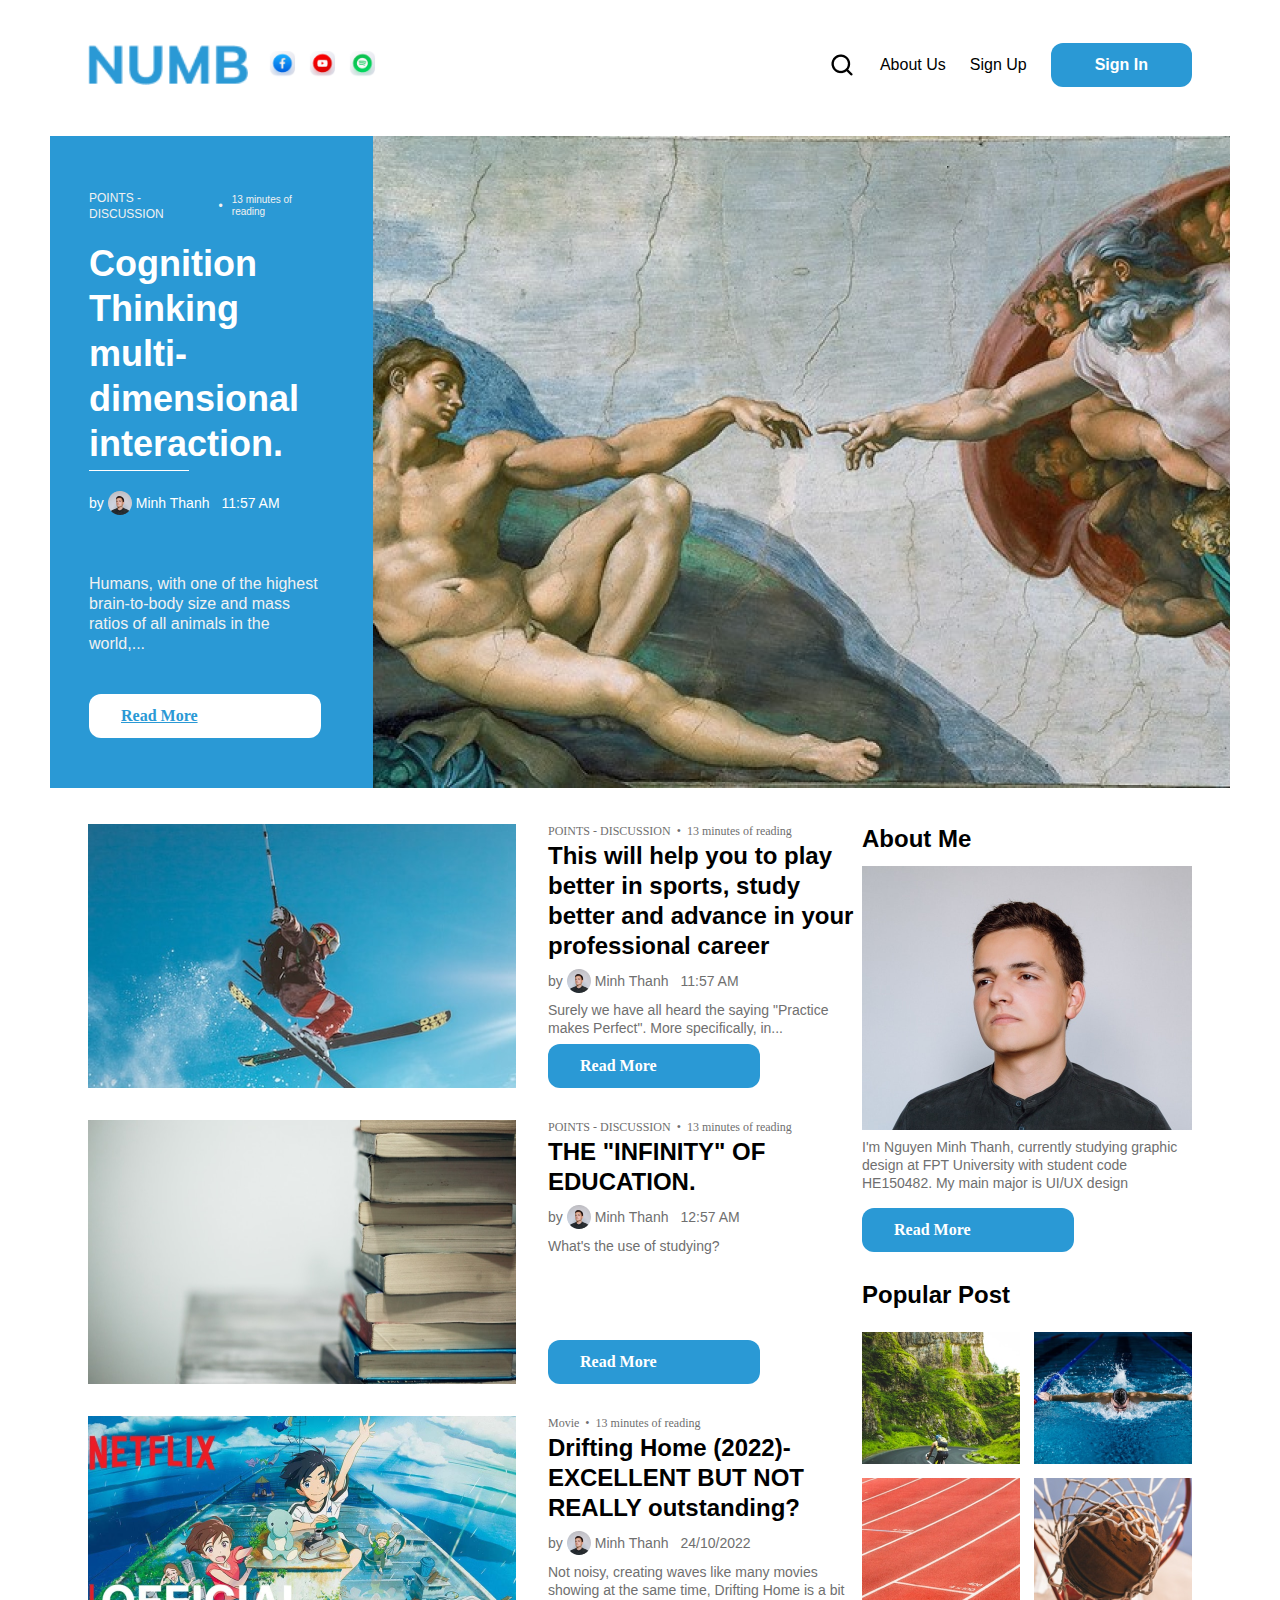
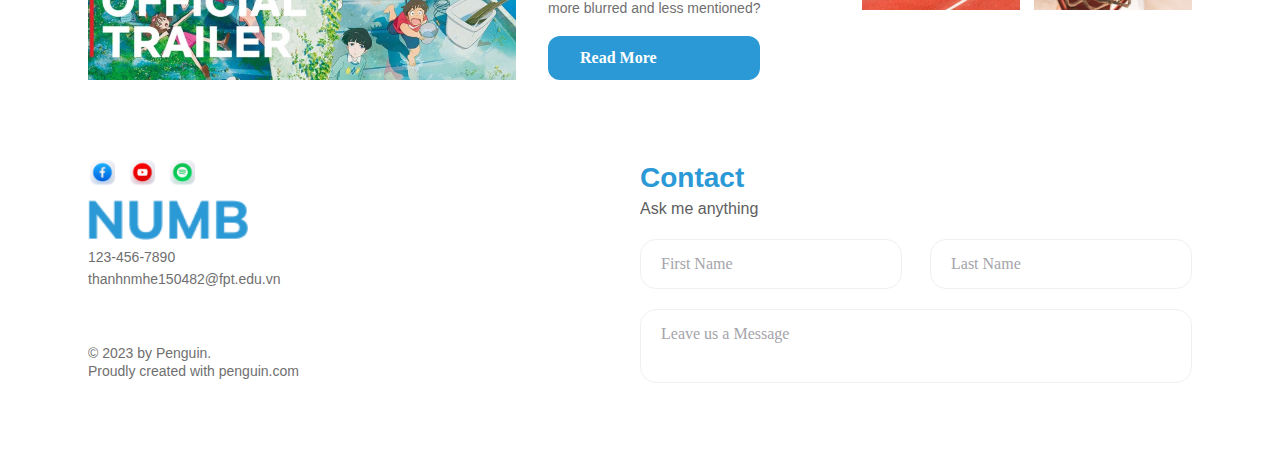
<file: index.html>
<!DOCTYPE html>
<html lang="en">

<head>
    <!-- metadata -->
    <meta charset="utf-8">
    <meta http-equiv="X-UA-Compatible" content="IE=edge">
    <!-- title page -->
    <title>Numb Blog</title>
    <!-- font -->
    <link href="http://fonts.cdnfonts.com/css/mulish" rel="stylesheet">
    <!-- css -->
    <link rel="stylesheet" href="./style.css">
</head>

<body>
    <!-- header -->
    <header id="header" class="header">
        <!-- Logo & icon -->
        <div class="flex items-center">
            <!-- logo -->
            <a href="#" class="logo-image">
                <img src="./image/logo.png" alt="">
            </a>
            <!-- icon -->
            <div class="flex">
                <a href="https://www.facebook.com/renserguden/" class="social-icon"><img src="./image/fb.png"></a>
                <a href="https://www.youtube.com/" class="social-icon"><img src="./image/yt.png"></a>
                <a href="https://open.spotify.com/  " class="social-icon"><img src="./image/spt.png"></a>
            </div>
        </div>
        <div class="flex items-center">
            <!-- search -->
            <img src="./image/search.png" style="width: 28px; height: 28px;" alt="">
            <!-- about -->
            <a href="https://www.behance.net/renserguden" class="text-link" style="margin-left: 24px;">About Us</a>
            <!-- sign up -->
            <a href="#" class="text-link" style="margin-left: 24px;">Sign Up</a>
            <!-- sign in -->
            <a href="#" class="text-link-primary" style="margin-left: 24px;">Sign In</a>
        </div>
    </header>
    <!-- /header -->
    <!-- body -->
    <!-- banner -->
    <section class="banner">
        <!-- info -->
        <div class="banner-info">
            <div class="info-title">
                <div class="flex items-center">
                    <span class="title-category">POINTS - DISCUSSION</span>
                    <span class="title-category" style="margin-left: 9px;margin-right: 9px;">•</span>
                    <span class="title-time">13 minutes of reading</span>
                </div>
                <span class="title-name">Cognition Thinking multi-dimensional interaction.</span>
                <div class="divider-white"></div>
                <div class="flex items-center" style="margin-top: 20px;">
                    <span class="title-author">by</span>
                    <img src="./image/avatar.png" style="width: 24px;height:24px;margin-right: 4px;margin-left: 4px;" alt="">
                    <span class="title-author">Minh Thanh</span>
                    <span class="title-author" style="margin-left: 12px;">11:57 AM</span>
                </div>
            </div>
            <div class="info-body">
                <span class="body-description">Humans, with one of the highest brain-to-body size and mass ratios of all animals in the world,...</span>
                <a href="./post.html" type="button" class="btn-white">Read More</a>
            </div>
        </div>
        <!-- image -->
        <div class="banner-image">
            <img src="./image/banner.png">
        </div>
    </section>
    <!-- post -->
    <section class="posts">
        <div class="post-container">
            <!-- post -->
            <div class="post-card">
                <div class="post-image">
                    <img src="./image/post1.png" alt="">
                </div>
                <div class="post-info">
                    <div class="flex flex-col">
                        <div class="flex items-center">
                            <span class="post-category">POINTS - DISCUSSION</span>
                            <span class="post-category" style="margin-left: 6px;margin-right: 6px;">•</span>
                            <span class="post-category">13 minutes of reading</span>
                        </div>
                        <span class="post-name">This will help you to play better in sports, study better and advance in your professional career</span>
                        <div class="flex items-center" style="margin-top: 8px;">
                            <span class="post-author">by</span>
                            <img src="./image/avatar.png" style="width: 24px;height:24px;margin-right: 4px;margin-left: 4px;" alt="">
                            <span class="post-author">Minh Thanh</span>
                            <span class="post-author" style="margin-left: 12px;">11:57 AM</span>
                        </div>
                        <span class="post-author" style="margin-top: 8px">Surely we have all heard the saying "Practice makes Perfect". More specifically, in...</span>
                    </div>
                    <a href="./post.html" type="button" class="btn-primary">Read More</a>
                </div>
            </div>
            <!-- post -->
            <div class="post-card">
                <div class="post-image">
                    <img src="./image/post2.png" alt="">
                </div>
                <div class="post-info">
                    <div class="flex flex-col">
                        <div class="flex items-center">
                            <span class="post-category">POINTS - DISCUSSION</span>
                            <span class="post-category" style="margin-left: 6px;margin-right: 6px;">•</span>
                            <span class="post-category">13 minutes of reading</span>
                        </div>
                        <span class="post-name">THE "INFINITY" OF EDUCATION.</span>
                        <div class="flex items-center" style="margin-top: 8px;">
                            <span class="post-author">by</span>
                            <img src="./image/avatar.png" style="width: 24px;height:24px;margin-right: 4px;margin-left: 4px;" alt="">
                            <span class="post-author">Minh Thanh</span>
                            <span class="post-author" style="margin-left: 12px;">12:57 AM</span>
                        </div>
                        <span class="post-author" style="margin-top: 8px">What's the use of studying?</span>
                    </div>
                    <a href="./post.html" type="button" class="btn-primary">Read More</a>
                </div>
            </div>
            <!-- post -->
            <div class="post-card">
                <div class="post-image">
                    <img src="./image/post3.png" alt="">
                </div>
                <div class="post-info">
                    <div class="flex flex-col">
                        <div class="flex items-center">
                            <span class="post-category">Movie</span>
                            <span class="post-category" style="margin-left: 6px;margin-right: 6px;">•</span>
                            <span class="post-category">13 minutes of reading</span>
                        </div>
                        <span class="post-name">Drifting Home (2022)- EXCELLENT BUT NOT REALLY outstanding?</span>
                        <div class="flex items-center" style="margin-top: 8px;">
                            <span class="post-author">by</span>
                            <img src="./image/avatar.png" style="width: 24px;height:24px;margin-right: 4px;margin-left: 4px;" alt="">
                            <span class="post-author">Minh Thanh</span>
                            <span class="post-author" style="margin-left: 12px;">24/10/2022</span>
                        </div>
                        <span class="post-author" style="margin-top: 8px">Not noisy, creating waves like many movies showing at the same time, Drifting Home is a bit more blurred and less mentioned?</span>
                    </div>
                    <a href="./post.html" type="button" class="btn-primary">Read More</a>
                </div>
            </div>
        </div>
        <!-- sidebar -->
        <div class="side-bar">
            <!-- about -->
            <span class="side-bar-title">About Me</span>
            <img src="./image/about.png" class="about-img" alt="">
            <span class="post-author" style="margin-top: 8px">I'm Nguyen Minh Thanh, currently studying graphic design at FPT University with student code HE150482. My main major is UI/UX design</span>
            <a href="./portfolio.html" type="button" style="margin-top:16px;" class="btn-primary">Read More</a>
            <!-- popular -->
            <span class="side-bar-title" style="margin-top: 28px;">Popular Post</span>
            <div class="grid" style="margin-top: 22px;">
                <img src="./image/popular1.png" class="popular-img">
                <img src="./image/popular2.png" class="popular-img">
                <img src="./image/popular3.png" class="popular-img">
                <img src="./image/popular4.png" class="popular-img">
            </div>
        </div>
    </section>
    <!-- footer -->
    <footer class="footer">
        <!-- info -->
        <div class="footer-info">
            <div class="flex">
                <a href="https://www.facebook.com/renserguden/" class="social-icon"><img src="./image/fb.png"></a>
                <a href="https://www.youtube.com/" class="social-icon"><img src="./image/yt.png"></a>
                <a href="https://open.spotify.com/" class="social-icon"><img src="./image/spt.png"></a>
            </div>
            <a href="#" class="logo-image" style="margin-top: 12px;">
                <img src="./image/logo.png" alt="">
            </a>
            <span class="footer-info-text">123-456-7890</span>
            <span class="footer-info-text2">thanhnmhe150482@fpt.edu.vn</span>
            <!-- copy right -->
            <span class="footer-info-text" style="margin-top: 56px;">© 2023 by Penguin.<br>
                Proudly created with penguin.com</span>
        </div>
        <!-- contact -->
        <div class="footer-contact">
            <span class="contact-title">Contact</span>
            <span class="contact-blurb">Ask me anything</span>
            <div class="flex" style="margin-top: 20px;">
                <input type="text" name="firstName" class="input-contact" placeholder="First Name">
                <input type="text" name="lastName" class="input-contact" placeholder="Last Name">
            </div>
            <textarea class="area-contact" placeholder="Leave us a Message"></textarea>
        </div>
    </footer>
</body>

</html>
</file>
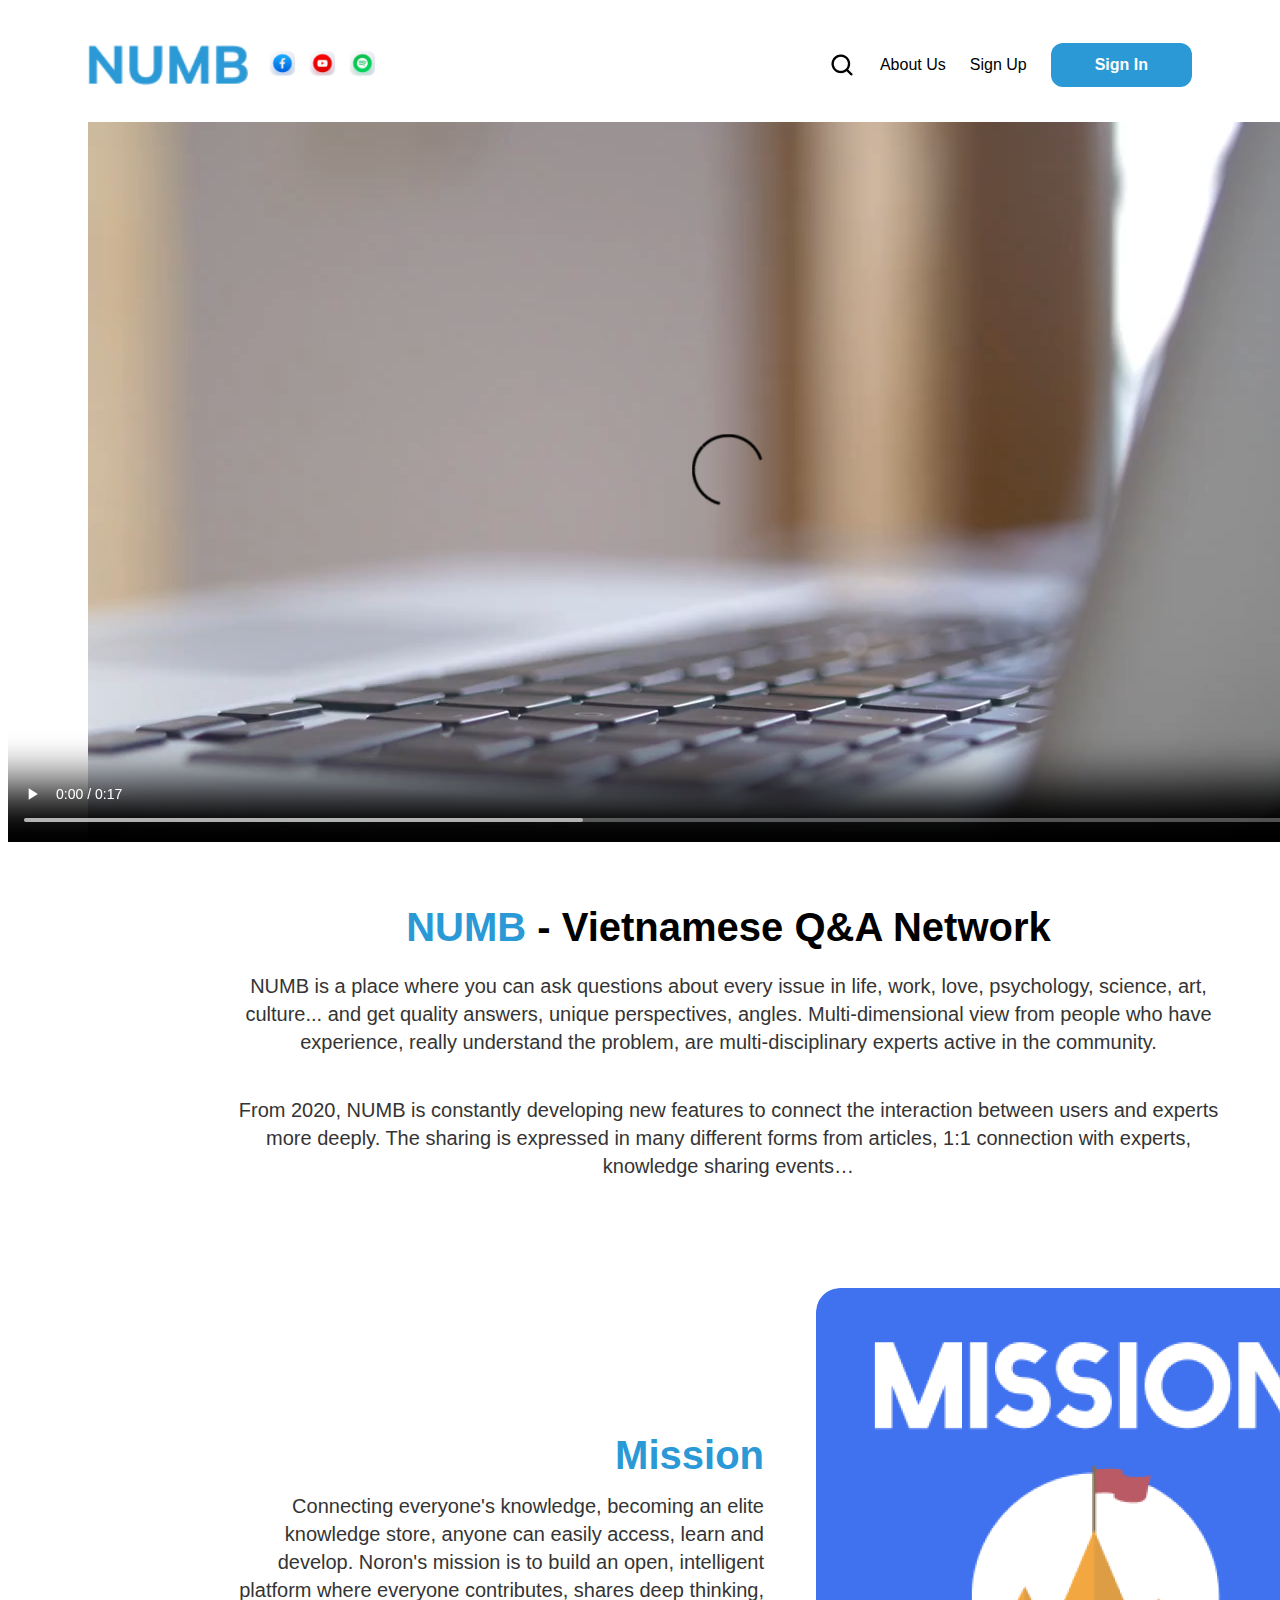
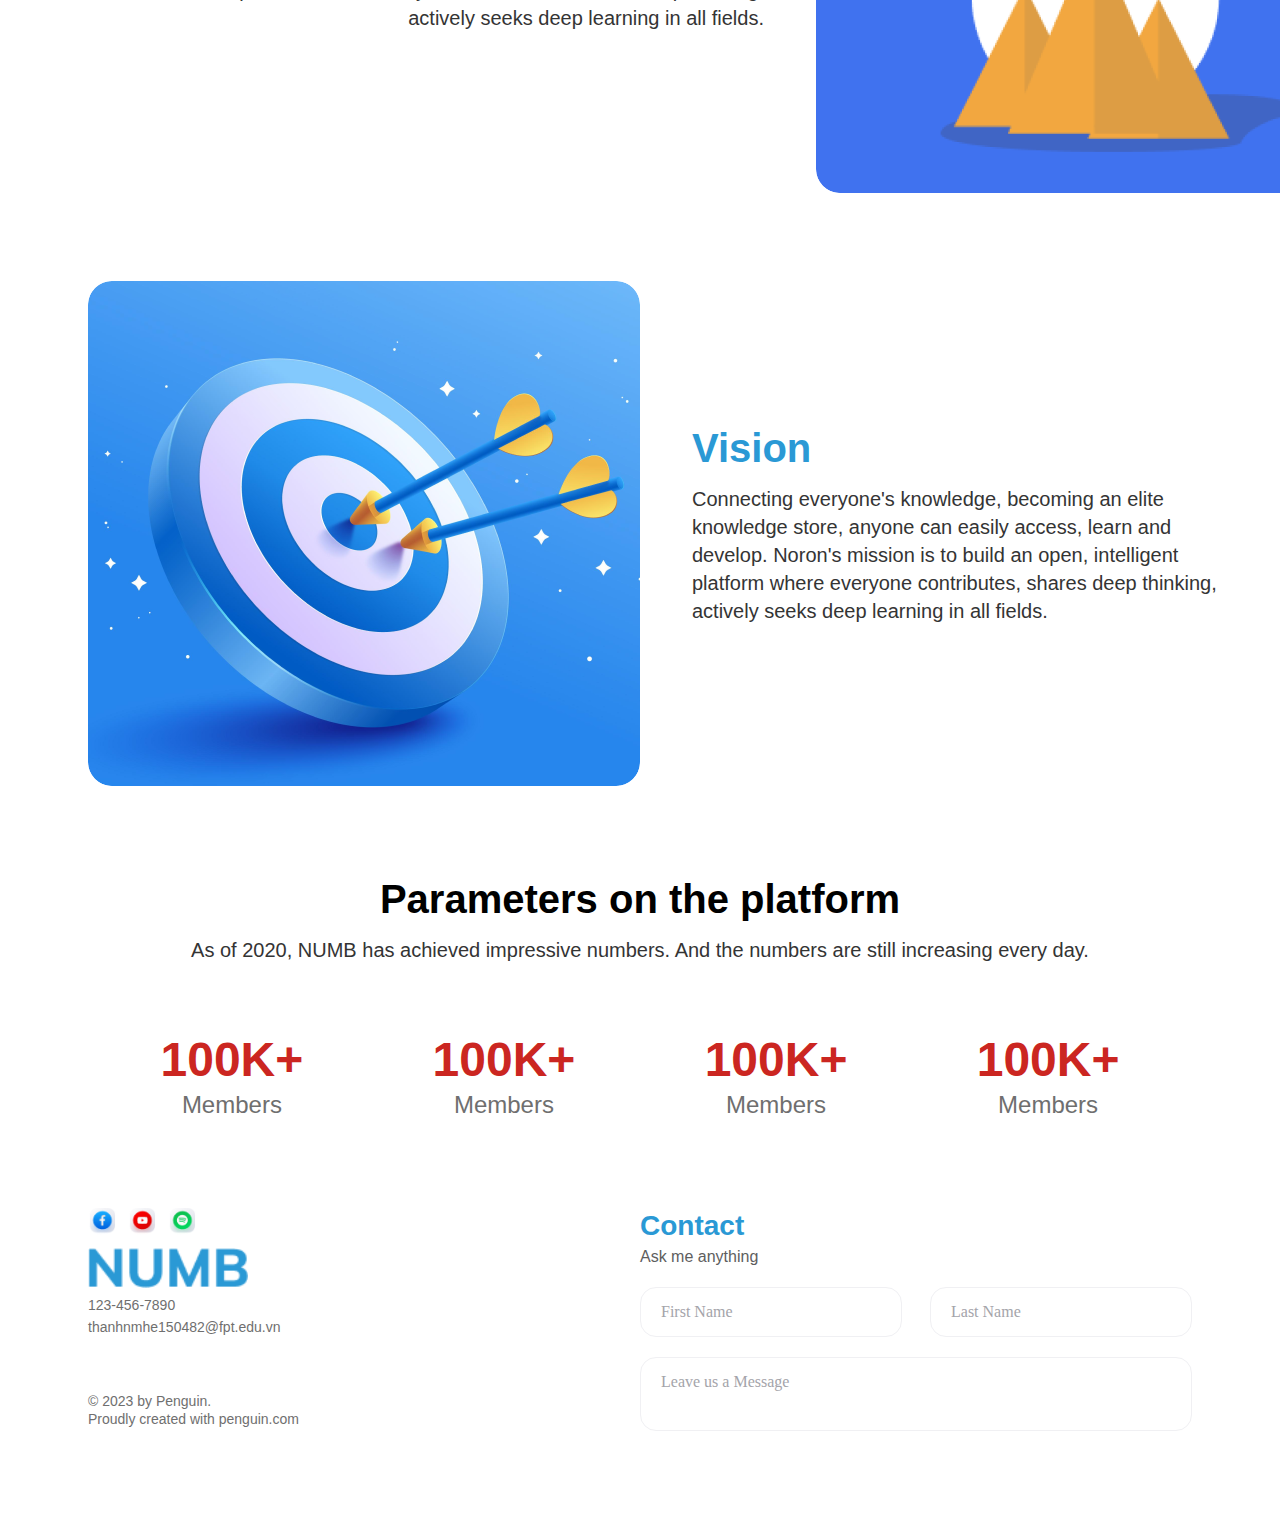
<file: about.html>
<!DOCTYPE html>
<html lang="en">
  <head>
    <meta charset="utf-8" />
    <meta http-equiv="X-UA-Compatible" content="IE=edge" />
    <title>About Us</title>
    <!-- font -->
    <link href="http://fonts.cdnfonts.com/css/mulish" rel="stylesheet" />
    <!-- css -->
    <link rel="stylesheet" href="./style.css" />
  </head>
  <body>
    <!-- header -->
    <header id="header" class="header">
      <!-- Logo & icon -->
      <div class="flex items-center">
        <!-- logo -->
        <a href="#" class="logo-image">
          <img src="./image/logo.png" alt="" />
        </a>
        <!-- icon -->
        <div class="flex">
          <a href="https://www.facebook.com/renserguden/" class="social-icon"
            ><img src="./image/fb.png"
          /></a>
          <a href="https://www.youtube.com/" class="social-icon"
            ><img src="./image/yt.png"
          /></a>
          <a href="https://open.spotify.com/  " class="social-icon"
            ><img src="./image/spt.png"
          /></a>
        </div>
      </div>
      <div class="flex items-center">
        <!-- search -->
        <img
          src="./image/search.png"
          style="width: 28px; height: 28px"
          alt=""
        />
        <!-- about -->
        <a
          href="https://www.behance.net/renserguden"
          class="text-link"
          style="margin-left: 24px"
          >About Us</a
        >
        <!-- sign up -->
        <a href="#" class="text-link" style="margin-left: 24px">Sign Up</a>
        <!-- sign in -->
        <a href="#" class="text-link-primary" style="margin-left: 24px"
          >Sign In</a
        >
      </div>
    </header>
    <!-- /header -->

    <!-- body -->
    <!-- video -->
    <section class="video">
      <video width="100%" height="100%" controls>
        <source src="./video/video.mp4" type="video/mp4" />
        <source src="./video/video.mp4" type="video/ogg" />
        Your browser does not support the video tag.
      </video>
    </section>

    <!-- Q&A -->
    <section class="q-and-a">
      <span class="qa-title">
        <span style="color: #2a99d5">NUMB</span> - Vietnamese Q&A Network
      </span>
      <p>
        NUMB is a place where you can ask questions about every issue in life,
        work, love, psychology, science, art, culture... and get quality
        answers, unique perspectives, angles. Multi-dimensional view from people
        who have experience, really understand the problem, are
        multi-disciplinary experts active in the community.
      </p>
      <p>
        From 2020, NUMB is constantly developing new features to connect the
        interaction between users and experts more deeply. The sharing is
        expressed in many different forms from articles, 1:1 connection with
        experts, knowledge sharing events…
      </p>
    </section>

    <!-- mission -->
    <section class="mission">
      <div
        class="flex flex-col"
        style="
          justify-content: center;
          align-items: flex-end;
          margin-right: 52px;
        "
      >
        <span class="mission-title"> Mission </span>
        <p>
          Connecting everyone's knowledge, becoming an elite knowledge store,
          anyone can easily access, learn and develop. Noron's mission is to
          build an open, intelligent platform where everyone contributes, shares
          deep thinking, actively seeks deep learning in all fields.
        </p>
      </div>
      <img src="./image/mission.png" />
    </section>

    <!-- vision -->
    <section class="vision">
      <div
        class="flex flex-col"
        style="justify-content: center; margin-left: 52px"
      >
        <span class="vision-title">Vision </span>
        <p>
          Connecting everyone's knowledge, becoming an elite knowledge store,
          anyone can easily access, learn and develop. Noron's mission is to
          build an open, intelligent platform where everyone contributes, shares
          deep thinking, actively seeks deep learning in all fields.
        </p>
      </div>
      <img src="./image/vision.png" />
    </section>

    <!-- parameter -->
    <section class="parameter">
      <span class="param-title"> Parameters on the platform </span>
      <span class="param-description">
        As of 2020, NUMB has achieved impressive numbers. And the numbers are
        still increasing every day.
      </span>
      <!-- count up -->
      <div class="flex justify-between" style="margin-top: 66px;width: 959px;">
        <!-- item -->
        <div class="flex flex-col">
          <span class="count-up-number"> 100K+ </span>
          <span class="count-up-label"> Members </span>
        </div>
        <!-- item -->
        <div class="flex flex-col">
          <span class="count-up-number"> 100K+ </span>
          <span class="count-up-label"> Members </span>
        </div>
        <!-- item -->
        <div class="flex flex-col">
          <span class="count-up-number"> 100K+ </span>
          <span class="count-up-label"> Members </span>
        </div>
        <!-- item -->
        <div class="flex flex-col">
          <span class="count-up-number"> 100K+ </span>
          <span class="count-up-label"> Members </span>
        </div>
      </div>
    </section>

    <!-- footer -->
    <footer class="footer" style="margin-top: 88px;">
      <!-- info -->
      <div class="footer-info">
        <div class="flex">
          <a href="https://www.facebook.com/renserguden/" class="social-icon"
            ><img src="./image/fb.png"
          /></a>
          <a href="https://www.youtube.com/" class="social-icon"
            ><img src="./image/yt.png"
          /></a>
          <a href="https://open.spotify.com/" class="social-icon"
            ><img src="./image/spt.png"
          /></a>
        </div>
        <a href="#" class="logo-image" style="margin-top: 12px">
          <img src="./image/logo.png" alt="" />
        </a>
        <span class="footer-info-text">123-456-7890</span>
        <span class="footer-info-text2">thanhnmhe150482@fpt.edu.vn</span>
        <!-- copy right -->
        <span class="footer-info-text" style="margin-top: 56px"
          >© 2023 by Penguin.<br />
          Proudly created with penguin.com</span
        >
      </div>
      <!-- contact -->
      <div class="footer-contact">
        <span class="contact-title">Contact</span>
        <span class="contact-blurb">Ask me anything</span>
        <div class="flex" style="margin-top: 20px">
          <input
            type="text"
            name="firstName"
            class="input-contact"
            placeholder="First Name"
          />
          <input
            type="text"
            name="lastName"
            class="input-contact"
            placeholder="Last Name"
          />
        </div>
        <textarea
          class="area-contact"
          placeholder="Leave us a Message"
        ></textarea>
      </div>
    </footer>
  </body>
</html>
</file>
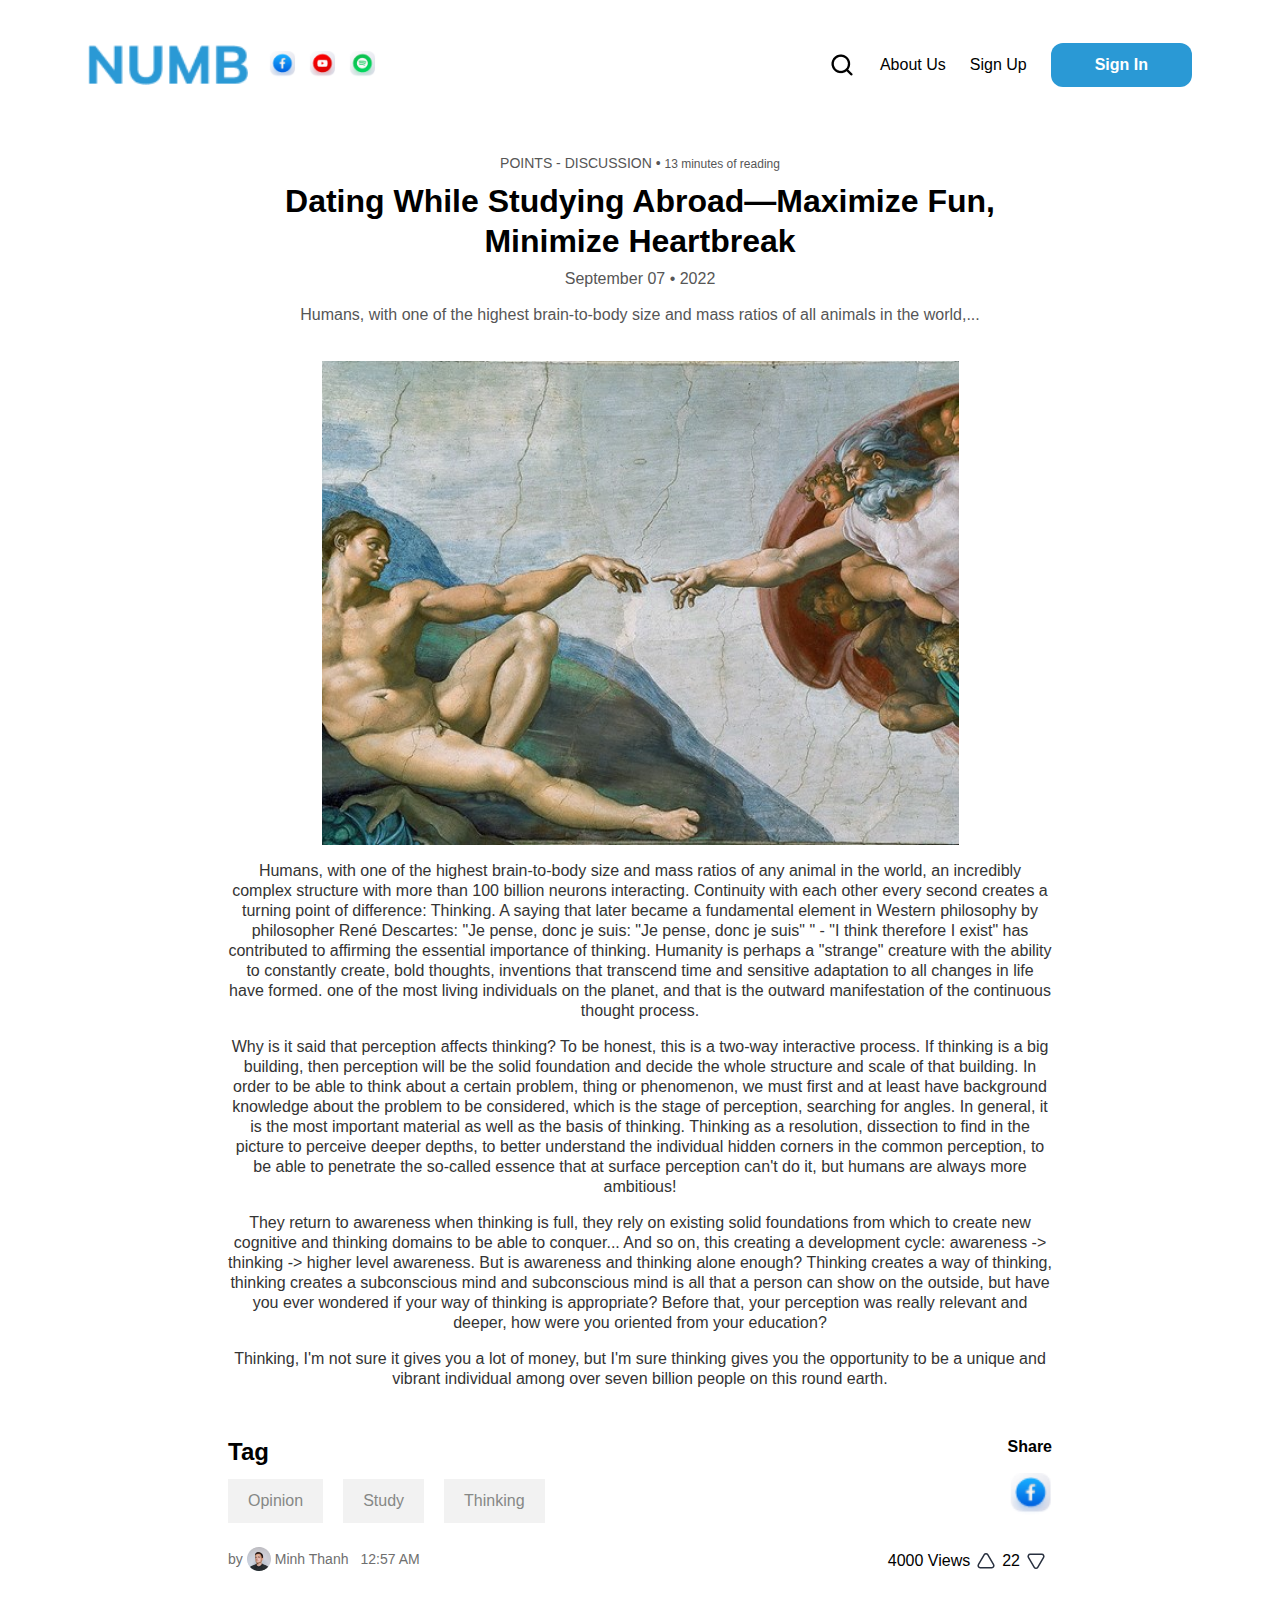
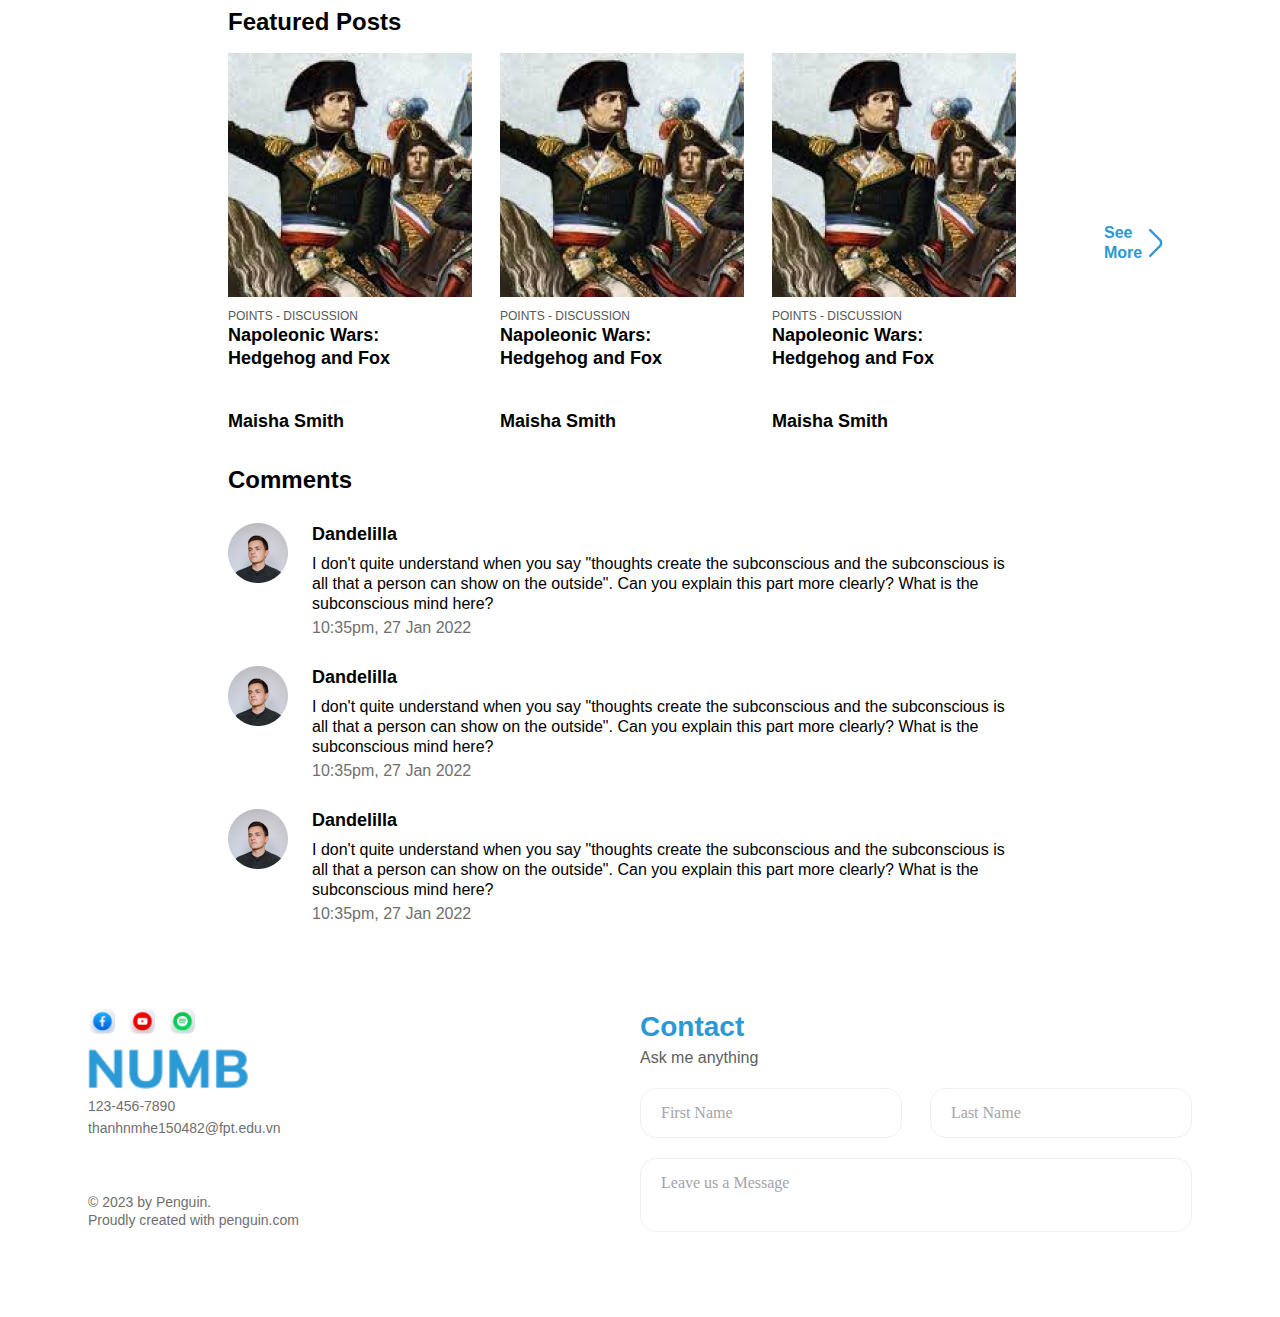
<file: post.html>
<!DOCTYPE html>
<html>
  <head>
    <meta charset="utf-8" />
    <meta http-equiv="X-UA-Compatible" content="IE=edge" />
    <title>Post Detail</title>
    <!-- font -->
    <link href="http://fonts.cdnfonts.com/css/mulish" rel="stylesheet" />
    <!-- css -->
    <link rel="stylesheet" href="./style.css" />
  </head>
  <body>
    <!-- header -->
    <header id="header" class="header">
      <!-- Logo & icon -->
      <div class="flex items-center">
        <!-- logo -->
        <a href="#" class="logo-image">
          <img src="./image/logo.png" alt="" />
        </a>
        <!-- icon -->
        <div class="flex">
          <a href="https://www.facebook.com/renserguden/" class="social-icon"
            ><img src="./image/fb.png"
          /></a>
          <a href="https://www.youtube.com/" class="social-icon"
            ><img src="./image/yt.png"
          /></a>
          <a href="https://open.spotify.com/  " class="social-icon"
            ><img src="./image/spt.png"
          /></a>
        </div>
      </div>
      <div class="flex items-center">
        <!-- search -->
        <img
          src="./image/search.png"
          style="width: 28px; height: 28px"
          alt=""
        />
        <!-- about -->
        <a
          href="https://www.behance.net/renserguden"
          class="text-link"
          style="margin-left: 24px"
          >About Us</a
        >
        <!-- sign up -->
        <a href="#" class="text-link" style="margin-left: 24px">Sign Up</a>
        <!-- sign in -->
        <a href="#" class="text-link-primary" style="margin-left: 24px"
          >Sign In</a
        >
      </div>
    </header>
    <!-- /header -->

    <!-- body -->
    <div class="body-post-detail">
      <!-- title -->
      <div class="flex flex-col items-center title-align">
        <span class="title-detail" style="margin-top: 32px"
          >POINTS - DISCUSSION •
          <span style="font-size: 12px">13 minutes of reading</span></span
        >
        <span class="detail-name" style="margin-top: 8px"
          >Dating While Studying Abroad—Maximize Fun, Minimize Heartbreak</span
        >
        <span class="detail-time" style="margin-top: 8px"
          >September 07 • 2022</span
        >
        <span class="detail-time" style="margin-top: 16px"
          >Humans, with one of the highest brain-to-body size and mass ratios of
          all animals in the world,...</span
        >
      </div>
      <!-- title -->
      <!-- image -->
      <img src="./image/detail.png" class="detail-img" alt="" />
      <!-- image -->
      <!-- description -->
      <div class="detail-description">
        <p>
          Humans, with one of the highest brain-to-body size and mass ratios of
          any animal in the world, an incredibly complex structure with more
          than 100 billion neurons interacting. Continuity with each other every
          second creates a turning point of difference: Thinking. A saying that
          later became a fundamental element in Western philosophy by
          philosopher René Descartes: "Je pense, donc je suis: "Je pense, donc
          je suis" " - "I think therefore I exist" has contributed to affirming
          the essential importance of thinking. Humanity is perhaps a "strange"
          creature with the ability to constantly create, bold thoughts,
          inventions that transcend time and sensitive adaptation to all changes
          in life have formed. one of the most living individuals on the planet,
          and that is the outward manifestation of the continuous thought
          process.
        </p>

        <p>
          Why is it said that perception affects thinking? To be honest, this is
          a two-way interactive process. If thinking is a big building, then
          perception will be the solid foundation and decide the whole structure
          and scale of that building. In order to be able to think about a
          certain problem, thing or phenomenon, we must first and at least have
          background knowledge about the problem to be considered, which is the
          stage of perception, searching for angles. In general, it is the most
          important material as well as the basis of thinking. Thinking as a
          resolution, dissection to find in the picture to perceive deeper
          depths, to better understand the individual hidden corners in the
          common perception, to be able to penetrate the so-called essence that
          at surface perception can't do it, but humans are always more
          ambitious!
        </p>
        <p>
          They return to awareness when thinking is full, they rely on existing
          solid foundations from which to create new cognitive and thinking
          domains to be able to conquer... And so on, this creating a
          development cycle: awareness -> thinking -> higher level awareness.
          But is awareness and thinking alone enough? Thinking creates a way of
          thinking, thinking creates a subconscious mind and subconscious mind
          is all that a person can show on the outside, but have you ever
          wondered if your way of thinking is appropriate? Before that, your
          perception was really relevant and deeper, how were you oriented from
          your education?
        </p>
        <p>
          Thinking, I'm not sure it gives you a lot of money, but I'm sure
          thinking gives you the opportunity to be a unique and vibrant
          individual among over seven billion people on this round earth.
        </p>
      </div>
      <!-- description -->
      <!-- tag & share -->
      <div class="flex justify-between" style="margin-top: 32px; width: 100%">
        <!-- tag -->
        <div class="flex flex-col">
          <span class="detail-title-text">Tag</span>
          <div class="flex" style="margin-top: 12px">
            <span class="detail-tag">Opinion</span>
            <span class="detail-tag">Study</span>
            <span class="detail-tag">Thinking</span>
          </div>
          <div class="flex items-center" style="margin-top: 24px">
            <span class="post-author" style="color: #6f6f6f">by</span>
            <img
              src="./image/avatar.png"
              style="
                width: 24px;
                height: 24px;
                margin-right: 4px;
                margin-left: 4px;
              "
              alt=""
            />
            <span class="post-author" style="color: #6f6f6f">Minh Thanh</span>
            <span class="post-author" style="margin-left: 12px; color: #6f6f6f"
              >12:57 AM</span
            >
          </div>
        </div>
        <!-- share -->
        <div class="flex flex-col" style="align-items: flex-end">
          <span class="title-small-text">Share</span>
          <img
            src="./image/fb.png"
            style="margin-top: 16px; height: 44px; width: 44px"
            alt=""
          />
          <div class="flex" style="align-items: center; margin-top:28px">
            <span class="view-text">4000 Views</span>
            <img src="./image/up-arrow.svg" alt="" />
            <span class="view-text">22</span>
            <img src="./image/down-arrow.svg" alt="" />
          </div>
        </div>
      </div>
      <!-- tag & share -->
      <!-- feature -->
      <div class="feature">
        <span class="detail-title-text" style="margin-top: 30px"
          >Featured Posts</span
        >
        <!-- list item -->
        <div class="flex items-center" style="margin-top: 16px">
          <!-- item -->
          <div class="flex flex-col item-card">
            <img
              src="./image/related1.png"
              style="height: 244px; width: 244px"
              alt=""
            />
            <span class="related-title" style="margin-top: 12px"
              >POINTS - DISCUSSION</span
            >
            <span class="related-name">Napoleonic Wars: Hedgehog and Fox</span>
            <span class="related-author" style="margin-top: 40px"
              >Maisha Smith</span
            >
          </div>
          <!-- item -->
          <div class="flex flex-col item-card" style="margin-left: 28px">
            <img
              src="./image/related1.png"
              style="height: 244px; width: 244px"
              alt=""
            />
            <span class="related-title" style="margin-top: 12px"
              >POINTS - DISCUSSION</span
            >
            <span class="related-name">Napoleonic Wars: Hedgehog and Fox</span>
            <span class="related-author" style="margin-top: 40px"
              >Maisha Smith</span
            >
          </div>
          <!-- item -->
          <div class="flex flex-col item-card" style="margin-left: 28px">
            <img
              src="./image/related1.png"
              style="height: 244px; width: 244px"
              alt=""
            />
            <span class="related-title" style="margin-top: 12px"
              >POINTS - DISCUSSION</span
            >
            <span class="related-name">Napoleonic Wars: Hedgehog and Fox</span>
            <span class="related-author" style="margin-top: 40px"
              >Maisha Smith</span
            >
          </div>
          <!-- btn more -->
          <a href="#" class="related-link">
            See More
            <img src="./image/fi-rr-angle-right.png" alt="" />
          </a>
        </div>
      </div>
      <!-- feature -->
      <!-- comment -->
      <div class="flex flex-col" style="margin-top: 32px; width: 100%">
        <!-- title -->
        <span class="detail-title-text">Comments</span>
        <!-- list comment -->
        <div class="flex flex-col" style="margin-top: 28px">
          <!-- item comment -->
          <div class="flex">
            <img class="user-avatar" src="./image/user-comment.png" alt="" />
            <div class="flex flex-col">
              <span class="comment-name">Dandelilla</span>
              <span class="comment-detail">
                I don't quite understand when you say "thoughts create the
                subconscious and the subconscious is all that a person can show
                on the outside". Can you explain this part more clearly? What is
                the subconscious mind here?
              </span>
              <span class="comment-time">10:35pm, 27 Jan 2022</span>
            </div>
          </div>
          <!-- item comment -->
          <div class="flex" style="margin-top: 28px;">
            <img class="user-avatar" src="./image/user-comment.png" alt="" />
            <div class="flex flex-col">
              <span class="comment-name">Dandelilla</span>
              <span class="comment-detail">
                I don't quite understand when you say "thoughts create the
                subconscious and the subconscious is all that a person can show
                on the outside". Can you explain this part more clearly? What is
                the subconscious mind here?
              </span>
              <span class="comment-time">10:35pm, 27 Jan 2022</span>
            </div>
          </div>
          <!-- item comment -->
          <div class="flex"  style="margin-top: 28px;">
            <img class="user-avatar" src="./image/user-comment.png" alt="" />
            <div class="flex flex-col">
              <span class="comment-name">Dandelilla</span>
              <span class="comment-detail">
                I don't quite understand when you say "thoughts create the
                subconscious and the subconscious is all that a person can show
                on the outside". Can you explain this part more clearly? What is
                the subconscious mind here?
              </span>
              <span class="comment-time">10:35pm, 27 Jan 2022</span>
            </div>
          </div>
        </div>
      </div>
      <!-- comment -->
    </div>
    <!-- body -->

    <!-- footer -->
    <footer class="footer" style="margin-top: 85px">
      <!-- info -->
      <div class="footer-info">
        <div class="flex">
          <a href="https://www.facebook.com/renserguden/" class="social-icon"
            ><img src="./image/fb.png"
          /></a>
          <a href="https://www.youtube.com/" class="social-icon"
            ><img src="./image/yt.png"
          /></a>
          <a href="https://open.spotify.com/" class="social-icon"
            ><img src="./image/spt.png"
          /></a>
        </div>
        <a href="#" class="logo-image" style="margin-top: 12px">
          <img src="./image/logo.png" alt="" />
        </a>
        <span class="footer-info-text">123-456-7890</span>
        <span class="footer-info-text2">thanhnmhe150482@fpt.edu.vn</span>
        <!-- copy right -->
        <span class="footer-info-text" style="margin-top: 56px"
          >© 2023 by Penguin.<br />
          Proudly created with penguin.com</span
        >
      </div>
      <!-- contact -->
      <div class="footer-contact">
        <span class="contact-title">Contact</span>
        <span class="contact-blurb">Ask me anything</span>
        <div class="flex" style="margin-top: 20px">
          <input
            type="text"
            name="firstName"
            class="input-contact"
            placeholder="First Name"
          />
          <input
            type="text"
            name="lastName"
            class="input-contact"
            placeholder="Last Name"
          />
        </div>
        <textarea
          class="area-contact"
          placeholder="Leave us a Message"
        ></textarea>
      </div>
    </footer>
    <!-- footer -->
  </body>
</html>
</file>
<file: style.css>
body {
  font-family: "Mulish", sans-serif;
  font-size: 13px;
}

.header {
  display: flex;
  justify-content: space-between;
  max-width: 1280px;
  padding: 35px 80px;
  margin: 0 auto;
}

.flex {
  display: flex;
}

.grid {
  display: grid;
  grid-gap: 14px;
  grid-template-columns: 1fr 1fr;
}

.flex-col {
  flex-direction: column;
}

.items-center {
  align-items: center;
}

.justify-between {
  justify-content: space-between;
}

.logo-image,
.logo-image img {
  width: 160px;
  height: 40px;
}

.logo-image {
  margin-right: 20px;
}

.social-icon,
.social-icon img {
  height: 28px;
  width: 28px;
  object-fit: cover;
}

.social-icon {
  margin-left: 12px;
}

.social-icon:first-child {
  margin-left: 0px;
}

.text-link {
  font-style: normal;
  font-weight: 400;
  font-size: 16px;
  line-height: 20px;
  text-align: right;
  color: #000000;
  text-decoration: none;
}

.text-link:hover {
  color: #ffa04c;
}

.text-link-primary {
  font-style: normal;
  font-weight: 800;
  font-size: 16px;
  line-height: 20px;
  color: #ffffff;
  background: #2a99d5;
  border-radius: 12px;
  padding: 12px 44px;
  gap: 10px;
  text-decoration: none;
}

.banner {
  display: flex;
  padding-left: 80px;
  padding-right: 80px;
  margin-top: 14px;
  margin-left: auto;
  margin-right: auto;
  max-width: 1280px;
  justify-content: center;
}

.banner-info {
  display: flex;
  justify-content: space-between;
  flex-direction: column;
  padding: 54px 52px 50px 39px;
  background: #2a99d5;
  width: 423px;
}

.info-title,
.info-body {
  display: flex;
  flex-direction: column;
}

.title-category {
  font-style: normal;
  font-weight: 400;
  font-size: 14px;
  line-height: 18px;
  color: #ffffff;
}

.title-time {
  font-style: normal;
  font-weight: 400;
  font-size: 12px;
  line-height: 16px;
  color: #ffffff;
}

.title-name {
  font-style: normal;
  font-weight: 700;
  font-size: 36px;
  line-height: 45px;
  color: #ffffff;
  margin-top: 19px;
}

.divider-white {
  height: 1px;
  width: 100px;
  background: #ffffff;
  margin-top: 4px;
}

.title-author {
  font-style: normal;
  font-weight: 400;
  font-size: 14px;
  line-height: 18px;
  color: #ffffff;
}

.body-description {
  font-style: normal;
  font-weight: 400;
  font-size: 16px;
  line-height: 20px;
  color: #f1f1f1;
}

.btn-white {
  padding: 12px 32px;
  gap: 10px;
  background: #ffffff;
  border-radius: 12px;
  font-family: "Mulish";
  font-style: normal;
  font-weight: 800;
  font-size: 16px;
  line-height: 20px;
  width: 168px;
  outline: none;
  white-space: nowrap;
  border: none;
  color: #2a99d5;
  margin-top: 40px;
}

.banner-image,
.banner-image img {
  width: 857px;
  height: 652px;
}

.posts {
  margin-top: 36px;
  display: flex;
  padding-left: 80px;
  padding-right: 80px;
  margin-left: auto;
  margin-right: auto;
  max-width: 1280px;
  justify-content: space-between;
}

.post-container {
  width: 904px;
  display: flex;
  flex-direction: column;
}

.post-card {
  display: flex;
  width: 100%;
  margin-top: 32px;
}

.post-card:first-child {
  margin-top: 0px;
}

.post-image,
.post-image img {
  width: 428px;
  height: 264px;
}

.post-info {
  margin-left: 32px;
  display: flex;
  flex-direction: column;
  justify-content: space-between;
}

.post-category {
  font-family: "Mulish";
  font-style: normal;
  font-weight: 400;
  font-size: 12px;
  line-height: 15px;
  color: #6f6f6f;
}

.title-category {
  font-style: normal;
  font-weight: 400;
  font-size: 12px;
  line-height: 16px;
  color: #f1f1f1;
}

.title-time {
  font-style: normal;
  font-weight: 400;
  font-size: 10px;
  line-height: 12px;
  color: #f1f1f1;
}

.post-name {
  font-style: normal;
  font-weight: 700;
  font-size: 24px;
  line-height: 30px;
  color: #000000;
  margin-top: 2px;
}

.post-author {
  font-style: normal;
  font-weight: 400;
  font-size: 14px;
  line-height: 18px;
  color: #6f6f6f;
}

.btn-primary {
  padding: 12px 32px;
  gap: 10px;
  background: #2a99d5;
  border-radius: 12px;
  font-family: "Mulish";
  font-style: normal;
  font-weight: 700;
  font-size: 16px;
  line-height: 20px;
  width: 148px;
  outline: none;
  white-space: nowrap;
  text-decoration: none;
  border: none;
  color: #ffffff;
}

.side-bar {
  width: 330px;
  display: flex;
  flex-direction: column;
}

.side-bar-title {
  font-style: normal;
  font-weight: 700;
  font-size: 24px;
  line-height: 30px;
  color: #000000;
}

.about-img {
  width: 330px;
  height: 264px;
  margin-top: 12px;
}

.popular-img {
  width: 158px;
  height: 132px;
}

.footer {
  margin-top: 80px;
  display: flex;
  padding-left: 80px;
  padding-right: 80px;
  padding-bottom: 77px;
  margin-left: auto;
  margin-right: auto;
  max-width: 1280px;
}

.footer-info,
.footer-contact {
  width: 50%;
  display: flex;
  flex-direction: column;
}

.footer-info-text {
  font-style: normal;
  font-weight: 400;
  font-size: 14px;
  line-height: 18px;
  color: #6f6f6f;
  margin-top: 8px;
}

.footer-info-text2 {
  font-style: normal;
  font-weight: 400;
  font-size: 14px;
  line-height: 18px;
  color: #6f6f6f;
  margin-top: 4px;
}

.contact-title {
  font-style: normal;
  font-weight: 600;
  font-size: 28px;
  line-height: 35px;
  color: #2a99d5;
}

.contact-blurb {
  font-style: normal;
  font-weight: 400;
  font-size: 16px;
  line-height: 20px;
  color: #5e5e5e;
  margin-top: 4px;
}

.input-contact {
  font-family: "Mulish";
  font-style: normal;
  padding: 12px 20px;
  gap: 12px;
  width: 260px;
  background: #ffffff;
  border: 1px solid #f0f0f3;
  border-radius: 16px;
  font-style: normal;
  font-weight: 400;
  font-size: 16px;
  line-height: 24px;
  color: #000;
  outline: none;
}

.input-contact:last-child {
  margin-left: 28px;
}

.input-contact::placeholder {
  font-style: normal;
  font-weight: 400;
  font-size: 16px;
  line-height: 24px;
  color: #a4a4aa;
}

.area-contact {
  font-family: "Mulish";
  font-style: normal;
  padding: 12px 20px;
  gap: 12px;
  border: 1px solid #f0f0f3;
  border-radius: 16px;
  background: #ffffff;
  margin-top: 20px;
  resize: none;
  font-style: normal;
  font-weight: 400;
  font-size: 16px;
  line-height: 24px;
  outline: 0;
  color: #000;
}

.area-contact::placeholder {
  font-style: normal;
  font-weight: 400;
  font-size: 16px;
  line-height: 24px;
  color: #a4a4aa;
}

.big-title {
  width: 692px;
  height: 80px;
  margin-left: 374px;
  margin-right: 374px;
  font-family: "Mulish";
  font-style: normal;
  font-weight: 600;
  font-size: 32px;
  line-height: 40px;
  text-align: center;
  color: #000000;
}
.post-category1 {
  font-family: "Mulish";
  font-style: normal;
  font-weight: 400;
  margin-right: 575px;
  font-size: 12px;
  line-height: 15px;
  color: #6f6f6f;
}

/*
 *
 * POST DETAIL CSS
 *
 */

.body-post-detail {
  display: flex;
  flex-direction: column;
  justify-content: center;
  align-items: center;
  padding-left: 220px;
  padding-right: 220px;
  margin-left: auto;
  margin-right: auto;
  max-width: 1000px;
}

.justify-center {
  justify-content: center;
}

.title-align span {
  width: fit-content;
}

.title-detail {
  font-style: normal;
  font-weight: 400;
  font-size: 14px;
  line-height: 18px;

  color: #565656;
}

.detail-name {
  font-weight: 600;
  font-size: 32px;
  line-height: 40px;
  text-align: center;
  color: #000000;
  width: 692px;
  text-align: center;
}

.detail-time {
  font-style: normal;
  font-weight: 400;
  font-size: 16px;
  line-height: 20px;

  text-align: center;

  color: #565656;
}

.detail-img {
  width: 637px;
  height: 484px;
  margin-top: 36px;
  object-fit: cover;
}

.detail-description p {
  font-style: normal;
  font-weight: 400;
  font-size: 16px;
  line-height: 20px;
  text-align: center;
  color: #343434;
}

.detail-title-text {
  font-style: normal;
  font-weight: 700;
  font-size: 24px;
  line-height: 30px;
  color: #000000;
}

.detail-tag {
  background: #f2f2f2;
  padding: 12px 20px;
  gap: 10px;
  font-style: normal;
  font-weight: 400;
  font-size: 16px;
  line-height: 20px;

  text-align: center;

  color: #868886;
  margin-left: 20px;
}

.detail-tag:first-child {
  margin-left: 0px;
}
.feature {
  display: flex;
  flex-direction: column;
  width: 100%;
}

.title-small-text {
  font-style: normal;
  font-weight: 600;
  font-size: 16px;
  line-height: 20px;

  text-align: center;

  color: #000000;
}

.view-text {
  font-style: normal;
  font-weight: 400;
  font-size: 16px;
  line-height: 20px;
  text-align: right;

  color: #000000;
}

.related-name {
  font-style: normal;
  font-weight: 700;
  font-size: 18px;
  line-height: 23px;

  color: #000000;
}

.related-title {
  font-style: normal;
  font-weight: 400;
  font-size: 12px;
  line-height: 15px;
  color: #565656;
}

.related-author {
  font-style: normal;
  font-weight: 600;
  font-size: 18px;
  line-height: 23px;
  color: #000000;
}

.item-card {
  max-width: 244px;
}

.related-link {
  display: flex;
  align-items: center;
  margin-left: 88px;
  text-decoration: none;
  font-style: normal;
  font-weight: 700;
  font-size: 16px;
  line-height: 20px;
  color: #2a99d5;
}

.user-avatar {
  width: 60px;
  height: 60px;
  min-width: 60px;
  max-height: 60px;
  margin-right: 24px;
}

.comment-name {
  font-style: normal;
  font-weight: 600;
  font-size: 18px;
  line-height: 23px;
  color: #000000;
  margin-bottom: 8px;
}

.comment-detail {
  font-style: normal;
  font-weight: 400;
  font-size: 16px;
  line-height: 20px;
  color: #000000;
  width: 705px;
}

.comment-time {
  margin-top: 4px;
  font-style: normal;
  font-weight: 400;
  font-size: 16px;
  line-height: 20px;
  color: #6f6f6f;
}

.video {
  width: 1440px;
  height: 720px;
  margin-left: auto;
  margin-right: auto;
}

.q-and-a {
  width: 997px;
  padding: 0px 222px;
  margin-left: auto;
  margin-right: auto;
  display: flex;
  flex-direction: column;
  align-items: center;
  margin-top: 60px;
}

.q-and-a .qa-title {
  font-style: normal;
  font-weight: 700;
  font-size: 40px;
  line-height: 50px;
}

.q-and-a p {
  width: 100%;
  font-style: normal;
  font-weight: 400;
  font-size: 20px;
  line-height: 28px;
  text-align: center;
  color: #343434;
}

.mission {
  margin-top: 88px;
  padding-left: 215px;
  padding-right: 80px;
  margin-left: auto;
  margin-right: auto;
  width: 1145px;
  display: flex;
  align-items: center;
}

.mission-title,
.vision-title {
  font-style: normal;
  font-weight: 700;
  font-size: 40px;
  line-height: 50px;
  color: #2a99d5;
}

.mission-title + p {
  width: 541px;
  font-style: normal;
  font-weight: 400;
  font-size: 20px;
  line-height: 28px;
  text-align: right;
  margin-top: 12px;
  color: #343434;
}

.mission img,
.vision img {
  width: 552px;
  height: 505px;
  border-radius: 24px;
}

.vision {
  margin-top: 88px;
  padding-right: 215px;
  padding-left: 80px;
  margin-left: auto;
  margin-right: auto;
  width: 1145px;
  display: flex;
  flex-direction: row-reverse;
  align-items: center;
}

.vision-title + p {
  width: 541px;
  font-style: normal;
  font-weight: 400;
  font-size: 20px;
  line-height: 28px;
  margin-top: 12px;
  color: #343434;
}

.parameter {
  display: flex;
  flex-direction: column;
  align-items: center;
  margin-top: 88px;
}

.param-title {
  font-style: normal;
  font-weight: 700;
  font-size: 40px;
  line-height: 50px;
  text-align: center;

  color: #000000;
}

.param-description {
  font-style: normal;
  font-weight: 400;
  font-size: 20px;
  line-height: 28px;
  text-align: center;
  margin-top: 12px;
  color: #343434;
}

.count-up-number {
  font-style: normal;
  font-weight: 700;
  font-size: 48px;
  line-height: 60px;
  text-align: center;

  color: #cb2621;
}

.count-up-label {
  font-style: normal;
  font-weight: 400;
  font-size: 24px;
  line-height: 30px;
  text-align: center;
  color: #6f6f6f;
}

.about-section {
  display: flex;
  justify-content: space-between;
  width: 1280px;
  padding-left: 80px;
  padding-right: 80px;
  padding-top: 52px;
  margin-left: auto;
  margin-right: auto;
}

.avatar-port {
  width: 58px;
  height: 58px;
  object-fit: cover;
  border-radius: 90px;
}
.port-description {
  font-style: normal;
  font-weight: 400;
  font-size: 16px;
  line-height: 20px;
  color: #343434;
}

.button-port {
  padding: 12px 44px;
  background: #2a99d5;
  border-radius: 12px;
  font-style: normal;
  font-weight: 800;
  font-size: 16px;
  line-height: 20px;
  /* identical to box height */
  width: fit-content;
  text-decoration: none;
  color: #ffffff;
}

.link-port {
  font-style: normal;
  font-weight: 500;
  font-size: 16px;
  line-height: 20px;
  /* identical to box height, or 125% */
  text-decoration: none;

  color: #6f6f6f;
}

.intro-section {
  display: flex;
  flex-direction: column;
  align-items: center;
  width: 1280px;
  padding-left: 80px;
  padding-right: 80px;
  padding-top: 64px;
  margin-left: auto;
  margin-right: auto;
}
.intro-title {
  font-style: normal;
  font-weight: 600;
  font-size: 32px;
  line-height: 40px;
  color: #000000;
}
p.intro {
  font-style: normal;
  font-weight: 400;
  font-size: 16px;
  line-height: 20px;
  /* or 125% */

  text-align: center;

  color: #343434;
}
p.intro:first-child {
  margin-top: 24px;
}

.port-main-section {
  width: 1248px;
  padding-top: 52px;
  padding-left: 80px;
  padding-right: 112px;
  margin-right: auto;
  margin-left: auto;
  display: flex;
  justify-content: space-between;
}

.menu-port {
  display: flex;
  flex-direction: column;
}

.works-filter {
  font-style: normal;
  font-weight: 600;
  font-size: 16px;
  line-height: 20px;
  /* identical to box height */
  margin-top: 40px;
  color: #000000;
}

.black-div {
  height: 1px;
  background-color: #000;
  width: 200px;
  margin-top: 4px;
}
.tab-title {
  cursor: pointer;
  font-style: normal;
  font-weight: 400;
  font-size: 16px;
  line-height: 20px;
  /* identical to box height */
  margin-top: 12px;
  color: #6f6f6f;
}
.port-container {
  width: 875px;
}

.tab-content {
  display: flex;
  flex-direction: column;
  width: 100%;
}

.tab-content.hide {
  display: none;
}

.tab-content-label {
  font-style: normal;
  font-weight: 700;
  font-size: 32px;
  line-height: 40px;
  color: #2a99d5;
}

.work-gallery {
  display: flex;
  flex-wrap: wrap;
  gap: 16px 16px;
}

.web-gallery {
  display: flex;
  flex-wrap: wrap;
  gap: 22px 22px;
}

.img-hover{
  position: relative;
}

.overlay {
  display: none;
  position: absolute;
  width: 100%;
  height: 100%;
  top: 0;
  left: 0;
  background: #000;
  opacity: 0.5;
  z-index: 2;
}

.overlay-text {
  display: none;
  position: absolute;
  bottom: 24px;
  font-style: normal;
font-weight: 700;
font-size: 20px;
line-height: 25px;
/* identical to box height */
width: 100%;
text-align: center;
z-index: 5;
color: #FFFFFF;
}

.img-hover:hover .overlay,.img-hover:hover .overlay-text  {
  display: block;
}

.link-port.active, .tab-title.active {
  font-weight: 700;
  color: #2A99D5;
}
</file>
